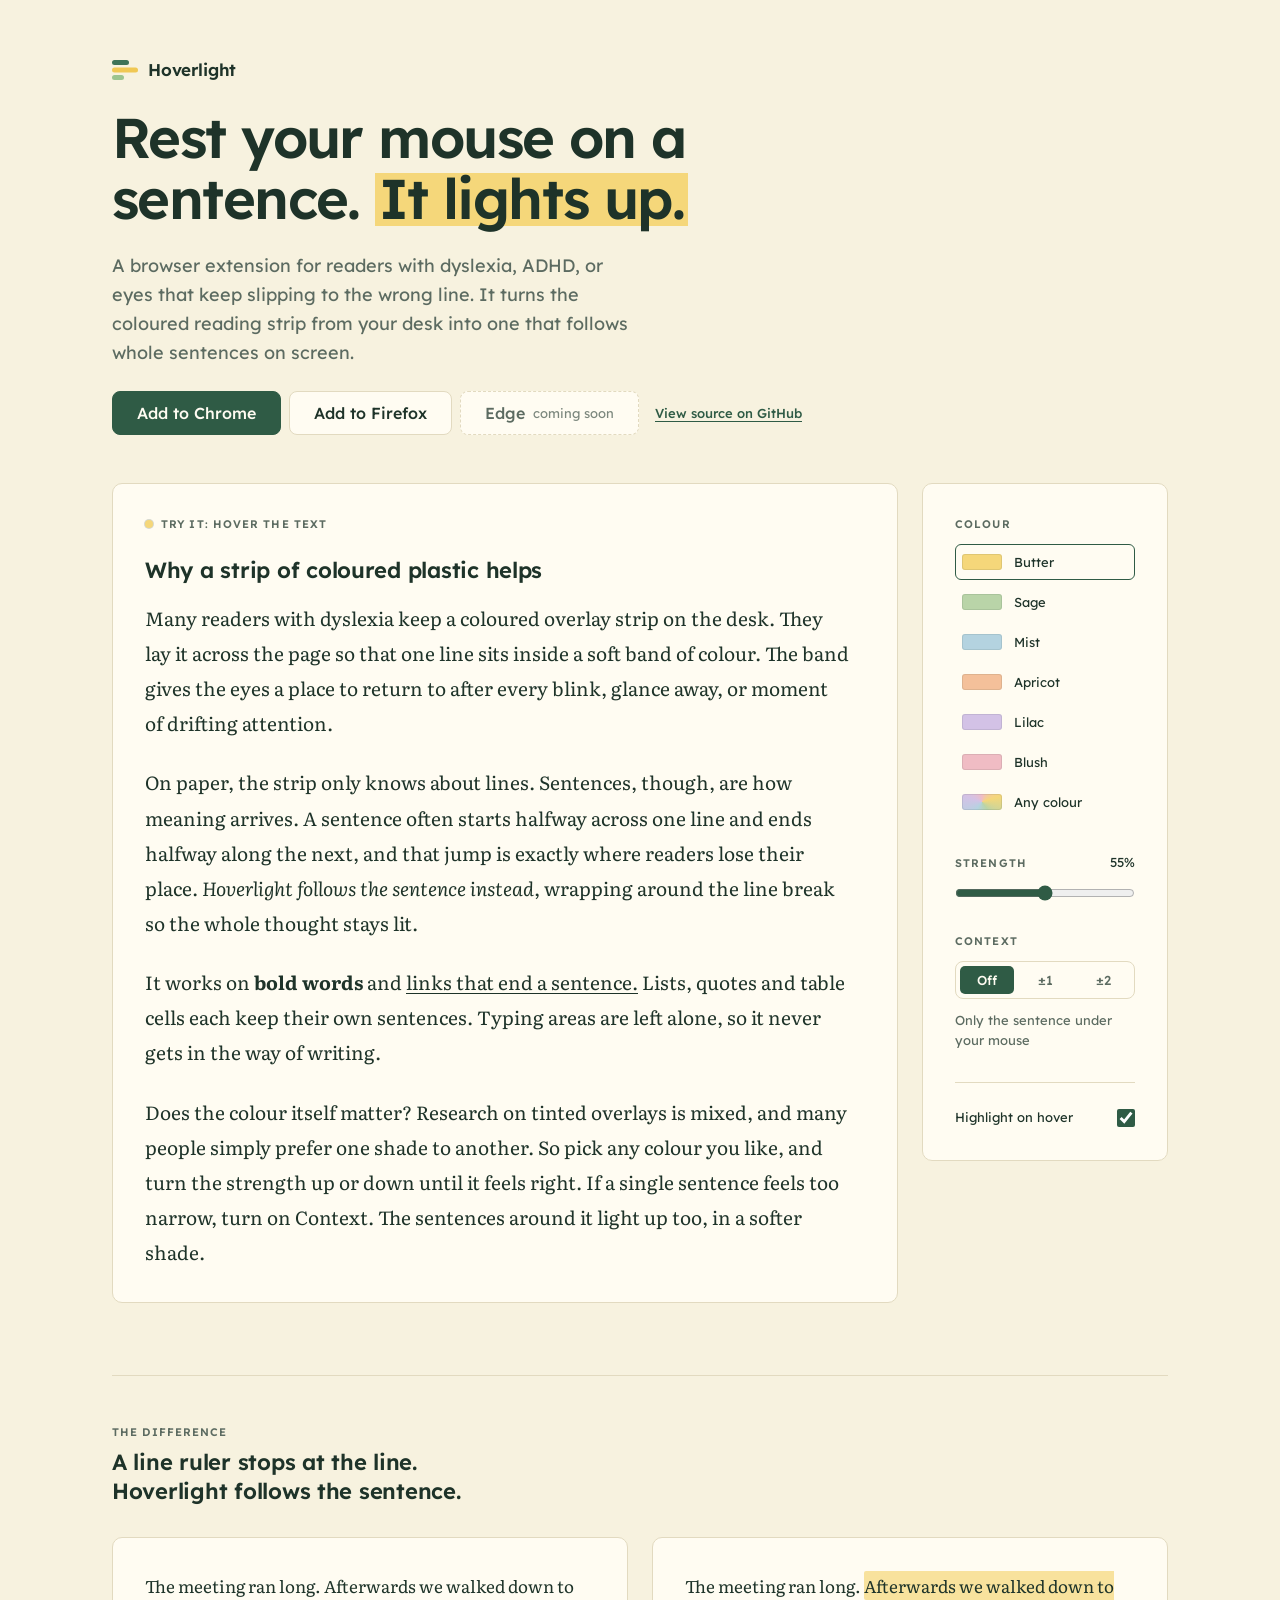
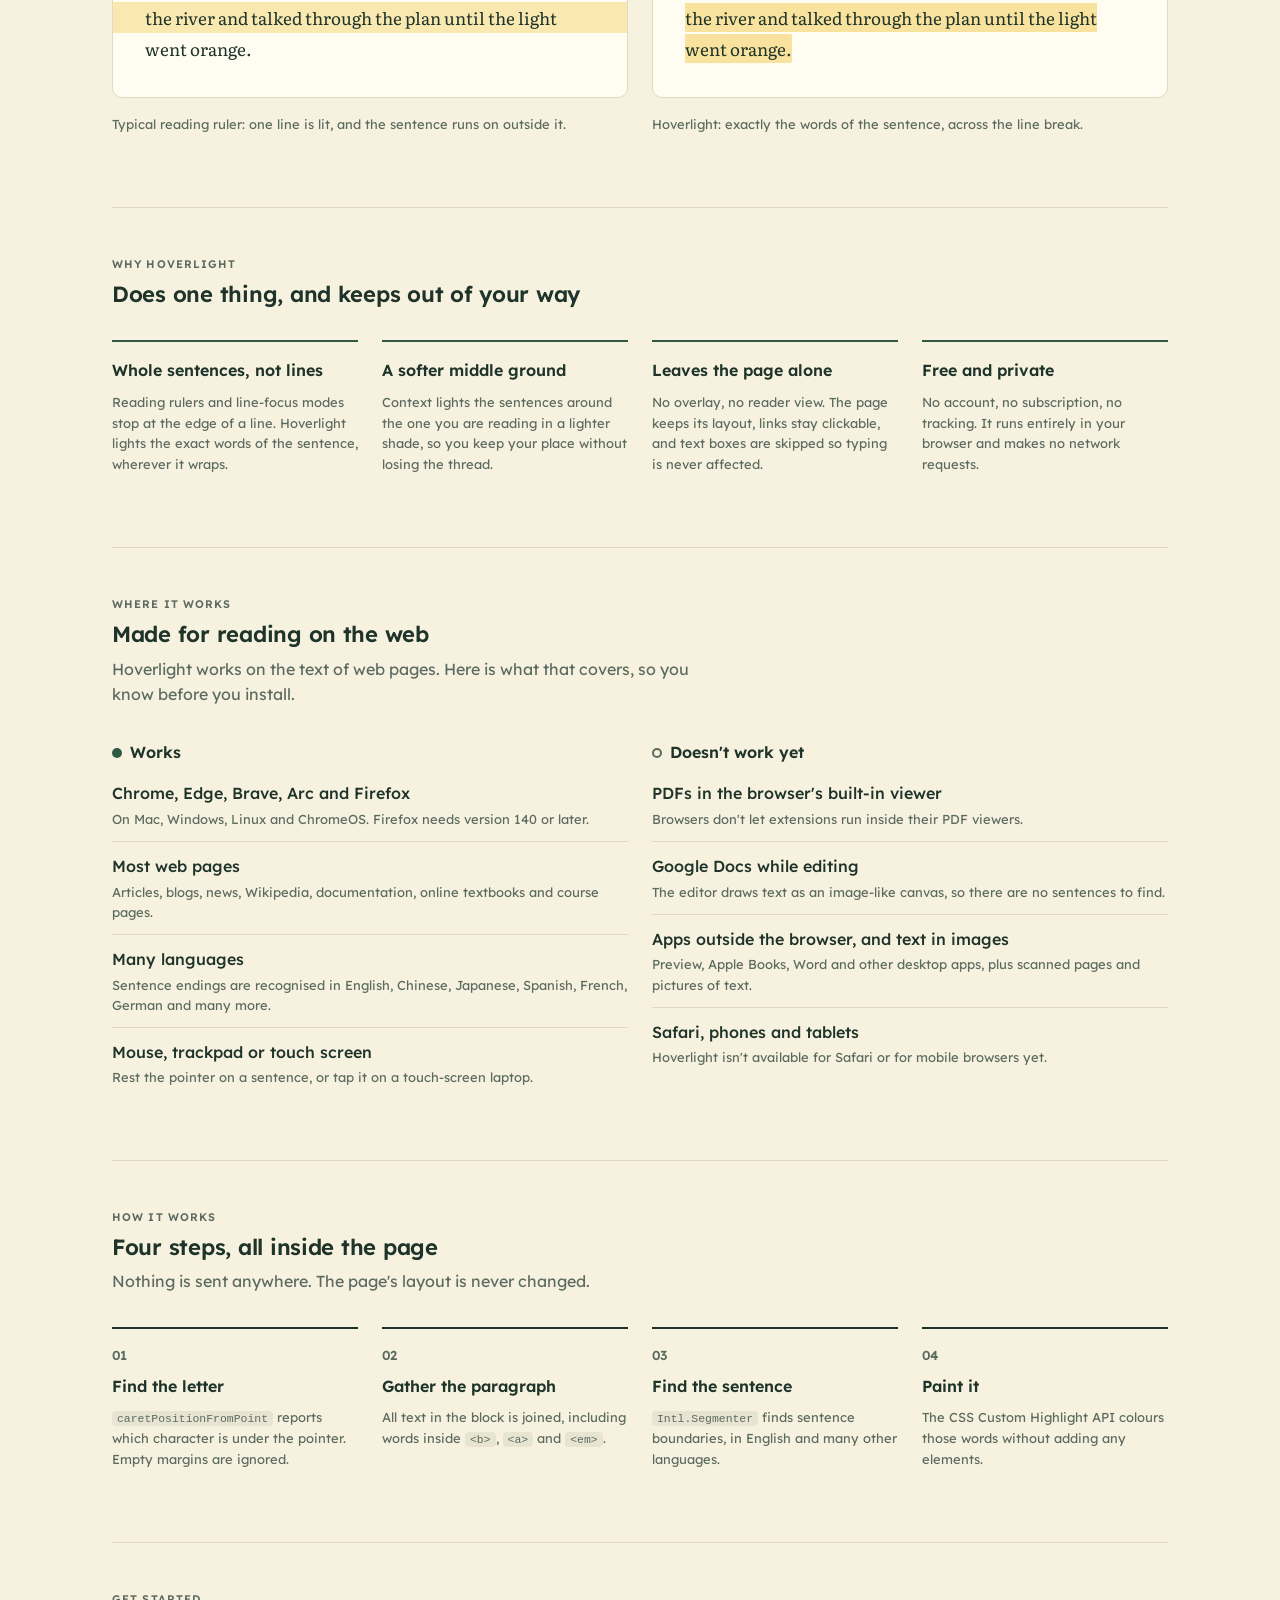
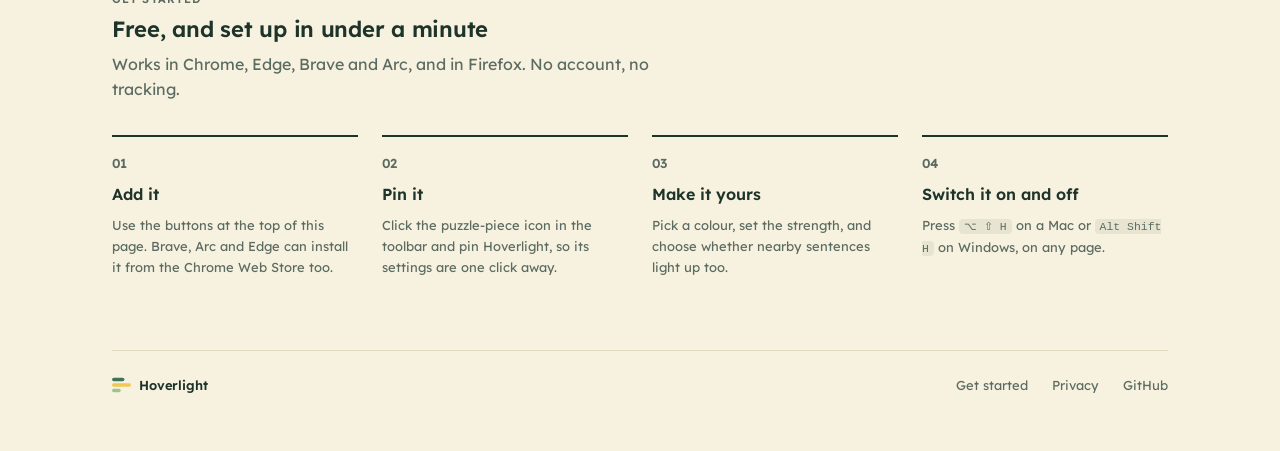
<file: docs/index.html>
<!doctype html>
<html lang="en">
<head>
<meta charset="utf-8">
<meta name="viewport" content="width=device-width, initial-scale=1, viewport-fit=cover">
<meta name="theme-color" content="#f7f2df" media="(prefers-color-scheme: light)">
<meta name="theme-color" content="#111a15" media="(prefers-color-scheme: dark)">
<link rel="icon" href="data:image/svg+xml,%3Csvg xmlns='http://www.w3.org/2000/svg' viewBox='0 0 26 22'%3E%3Crect y='1' width='17' height='5' rx='2.5' fill='%233e7357'/%3E%3Crect y='8.5' width='26' height='5' rx='2.5' fill='%23f0c854'/%3E%3Crect y='16' width='12' height='5' rx='2.5' fill='%239cc48f'/%3E%3C/svg%3E">
<title>Hoverlight</title>
<meta name="description" content="Rest your mouse on a sentence and it lights up. A free reading guide for dyslexia, ADHD and tired eyes.">
<link rel="preconnect" href="https://fonts.googleapis.com">
<link rel="preconnect" href="https://fonts.gstatic.com" crossorigin>
<link rel="stylesheet" href="https://fonts.googleapis.com/css2?family=Lexend:wght@400;500;600&family=Literata:ital,opsz,wght@0,7..72,400;1,7..72,400&display=swap">
<style>
/* Shared by every page of the site: palette, type scale, spacing scale, page frame,
   brand mark and footer. Layout: one 4-column grid; every block starts and ends on a
   column line; every card uses the same inner padding (--pad) and radius (--radius). */
:root {
  /* colour */
  --paper: #f7f2df;      /* pale butter page */
  --sheet: #fffcf2;      /* cards */
  --ink: #1e3329;        /* deep green-black text */
  --ink-soft: #5c6b61;
  --rule: #e2dac0;
  --green: #2f5b45;      /* accent: selected states, focus, links */
  --logo-1: #3e7357;
  --logo-2: #f0c854;
  --logo-3: #9cc48f;
  --strip: #f5d77a;      /* the reader's chosen highlight colour (set by script) */

  /* type */
  --font-ui: "Lexend", "Avenir Next", system-ui, sans-serif;
  --font-read: "Literata", "Iowan Old Style", Georgia, serif;
  --t-label: 0.6875rem;  /* 11px uppercase labels */
  --t-small: 0.8125rem;  /* 13px */
  --t-body: 1rem;
  --t-lede: 1.125rem;
  --t-h2: 1.375rem;
  --t-h1: clamp(2.25rem, 1.4rem + 3.2vw, 3.5rem);

  /* space: 8px steps */
  --s1: 8px; --s2: 16px; --s3: 24px; --s4: 32px; --s5: 48px; --s6: 72px;
  --pad: var(--s4);
  --radius: 10px;
  --col-gap: var(--s3);
}
@media (prefers-color-scheme: dark) {
  :root:not([data-theme="light"]) {
    --paper: #111a15; --sheet: #17221c; --ink: #ece6d4; --ink-soft: #a3ada4; --rule: #2a372f;
    --green: #8fc0a0; --logo-1: #6ea585; color-scheme: dark;
  }
}
:root[data-theme="dark"] {
  --paper: #111a15; --sheet: #17221c; --ink: #ece6d4; --ink-soft: #a3ada4; --rule: #2a372f;
  --green: #8fc0a0; --logo-1: #6ea585; color-scheme: dark;
}

* { box-sizing: border-box; }
body {
  background: var(--paper);
  color: var(--ink);
  font: 400 var(--t-body)/1.6 var(--font-ui);
}
.page {
  max-width: 1104px;
  margin: 0 auto;
  padding-left: max(var(--s3), env(safe-area-inset-left, 0px));
  padding-right: max(var(--s3), env(safe-area-inset-right, 0px));
}
.grid { display: grid; grid-template-columns: repeat(4, minmax(0, 1fr)); column-gap: var(--col-gap); }
.label {
  font-size: var(--t-label); font-weight: 600; letter-spacing: .1em; text-transform: uppercase;
  color: var(--ink-soft); line-height: 16px; margin: 0;
}
a { color: var(--green); text-underline-offset: 3px; text-decoration-thickness: 1px; }
:focus-visible { outline: 2px solid var(--green); outline-offset: 2px; }

.brand { grid-column: 1 / -1; display: flex; align-items: center; gap: 10px; font-weight: 600; font-size: 1.0625rem; letter-spacing: -0.01em; }
.brand svg { display: block; }

footer { border-top: 1px solid var(--rule); padding-block: var(--s3) var(--s5); align-items: center; font-size: var(--t-small); color: var(--ink-soft); }
footer .brand { grid-column: 1 / 3; font-size: var(--t-small); color: var(--ink); gap: var(--s1); }
footer nav { grid-column: 3 / -1; display: flex; justify-content: flex-end; flex-wrap: wrap; gap: var(--s3); }
footer nav a { color: var(--ink-soft); text-decoration: none; }
footer nav a:hover { color: var(--ink); text-decoration: underline; }


/* ---------- header ---------- */
.top { padding-block: var(--s5) var(--s5); row-gap: var(--s3); }
h1 {
  grid-column: 1 / 4; margin: 0;
  font-weight: 600; font-size: var(--t-h1); line-height: 1.08; letter-spacing: -0.028em; text-wrap: balance;
}
h1 .lit {
  background: linear-gradient(transparent 14%, var(--strip) 14% 90%, transparent 90%);
  border-radius: 4px; padding-inline: .06em; transition: background .25s;
  color: #1e3329;
}
.lede { grid-column: 1 / 3; margin: 0; color: var(--ink-soft); font-size: var(--t-lede); line-height: 1.6; }

.cta { grid-column: 1 / -1; display: flex; flex-wrap: wrap; align-items: center; gap: var(--s1); }
.btn {
  display: inline-flex; align-items: center; gap: var(--s1); height: 44px; padding: 0 var(--s3);
  border-radius: 8px; border: 1px solid var(--rule); background: var(--sheet); color: var(--ink);
  font: 500 var(--t-body)/1 var(--font-ui); text-decoration: none; white-space: nowrap;
}
.btn:hover { border-color: var(--ink-soft); }
.btn.primary { background: var(--green); border-color: var(--green); color: var(--sheet); }
.btn.primary:hover { filter: brightness(1.08); }
.btn.soon { color: var(--ink-soft); border-style: dashed; cursor: default; }
.btn.soon:hover { border-color: var(--rule); }
.btn small { font-size: var(--t-small); font-weight: 400; color: inherit; opacity: .8; }
.cta .text-link { margin-left: var(--s1); font-size: var(--t-small); font-weight: 500; }

/* ---------- demo ---------- */
.demo { align-items: start; padding-bottom: var(--s6); }
.card { background: var(--sheet); border: 1px solid var(--rule); border-radius: var(--radius); padding: var(--pad); min-width: 0; }
.sheet { grid-column: 1 / 4; }
.tray { grid-column: 4 / 5; position: sticky; top: calc(env(safe-area-inset-top, 0px) + var(--s3)); display: grid; gap: var(--s4); }

/* both cards open with a 16px label row, so their first lines sit on the same baseline */
.card-head { display: flex; align-items: center; justify-content: space-between; gap: var(--s2); height: 16px; margin-bottom: var(--s3); }
.card-head .live { display: flex; align-items: center; gap: var(--s1); }
.card-head .live::before { content: ""; width: 8px; height: 8px; border-radius: 50%; background: var(--strip); box-shadow: 0 0 0 1px rgba(30,51,41,.18); }

.passage { font-family: var(--font-read); font-size: clamp(1.0625rem, 1rem + .3vw, 1.1875rem); line-height: 1.85; max-width: 64ch; }
.passage h2 { font-family: var(--font-ui); font-weight: 600; font-size: var(--t-h2); line-height: 1.3; letter-spacing: -0.012em; margin: 0 0 var(--s2); text-wrap: balance; }
.passage p { margin: 0 0 var(--s3); }
.passage p:last-child { margin-bottom: 0; }
.passage a { color: inherit; }

.control { display: grid; gap: 12px; }
.control-head { display: flex; justify-content: space-between; align-items: center; }
.control-head output { font-size: var(--t-small); font-variant-numeric: tabular-nums; color: var(--ink); }
.swatches { display: grid; gap: 4px; }
.swatch {
  display: flex; align-items: center; gap: 12px; width: 100%; height: 36px; padding: 0 10px 0 6px;
  font: 400 var(--t-small)/1 var(--font-ui); color: var(--ink); text-align: left;
  background: none; border: 1px solid transparent; border-radius: 6px; cursor: pointer; position: relative;
}
.swatch i { width: 40px; height: 16px; border-radius: 3px; flex: none; box-shadow: inset 0 0 0 1px rgba(30,51,41,.1); }
.swatch:hover { background: color-mix(in srgb, var(--ink) 5%, transparent); }
.swatch[aria-checked="true"] { border-color: var(--green); }
.swatch.custom i { background: conic-gradient(#f0bcc4, #f5d77a, #b9d4a8, #b4d3e0, #d3c2e6, #f0bcc4); }
.swatch.custom input { position: absolute; inset: 0; width: 100%; height: 100%; opacity: 0; cursor: pointer; }
input[type=range] { width: 100%; margin: 0; accent-color: var(--green); }
.segmented { display: grid; grid-template-columns: repeat(3, minmax(0, 1fr)); gap: 4px; padding: 4px; border: 1px solid var(--rule); border-radius: 8px; }
.segmented button {
  height: 28px; border: 0; border-radius: 5px; background: none; cursor: pointer;
  font: 500 var(--t-small)/1 var(--font-ui); color: var(--ink-soft); font-variant-numeric: tabular-nums;
}
.segmented button:hover { color: var(--ink); }
.segmented button[aria-checked="true"] { background: var(--green); color: var(--sheet); }
.hint { margin: 0; font-size: var(--t-small); color: var(--ink-soft); line-height: 1.5; }
.switch-row { display: flex; align-items: center; justify-content: space-between; gap: var(--s2); font-size: var(--t-small); cursor: pointer; padding-top: var(--s3); border-top: 1px solid var(--rule); }
.switch-row input { width: 18px; height: 18px; margin: 0; accent-color: var(--green); }

/* ---------- sections below the demo ---------- */
.section { border-top: 1px solid var(--rule); padding-block: var(--s5) var(--s6); row-gap: var(--s4); }
.section-head { grid-column: 1 / -1; max-width: 60ch; display: grid; gap: var(--s1); }
.section-head h2 { margin: 0; font-size: var(--t-h2); font-weight: 600; letter-spacing: -0.012em; line-height: 1.3; text-wrap: balance; }
.section-head p { margin: 0; color: var(--ink-soft); }

.compare { grid-column: span 2; margin: 0; display: grid; gap: var(--s2); align-content: start; }
.mini { font-family: var(--font-read); font-size: 1.0625rem; line-height: 1.85; margin: 0; position: relative; }
.mini .band { position: absolute; left: calc(var(--pad) * -1); right: calc(var(--pad) * -1); top: 1.85em; height: 1.85em; background: var(--strip); opacity: .55; }
.mini span.t { position: relative; }
.mini mark { background: color-mix(in srgb, var(--strip) 70%, transparent); color: inherit; border-radius: 2px; padding-block: 2px; }
.compare figcaption { font-size: var(--t-small); color: var(--ink-soft); }
.compare .card { overflow: hidden; }

.steps { grid-column: 1 / -1; list-style: none; margin: 0; padding: 0; display: grid; grid-template-columns: subgrid; counter-reset: step; }
.steps li { counter-increment: step; display: grid; gap: var(--s1); align-content: start; padding-top: var(--s2); border-top: 2px solid var(--ink); min-width: 0; }
.steps li::before { content: "0" counter(step); font-size: var(--t-small); font-weight: 600; color: var(--ink-soft); font-variant-numeric: tabular-nums; }
.steps strong { font-weight: 600; }
.steps span { color: var(--ink-soft); font-size: var(--t-small); line-height: 1.6; }
.reasons { grid-column: 1 / -1; list-style: none; margin: 0; padding: 0; display: grid; grid-template-columns: subgrid; row-gap: var(--s4); }
.reasons li { display: grid; gap: var(--s1); align-content: start; padding-top: var(--s2); border-top: 2px solid var(--green); min-width: 0; }
.reasons strong { font-weight: 600; }
.reasons span { color: var(--ink-soft); font-size: var(--t-small); line-height: 1.6; }

.scope { grid-column: span 2; display: grid; gap: var(--s2); align-content: start; min-width: 0; }
.scope h3 { margin: 0; display: flex; align-items: center; gap: var(--s1); font-size: var(--t-body); font-weight: 600; }
.scope h3::before { content: ""; width: 10px; height: 10px; border-radius: 50%; flex: none; }
.scope.yes h3::before { background: var(--green); }
.scope.no h3::before { background: transparent; box-shadow: inset 0 0 0 2px var(--ink-soft); }
.scope ul { margin: 0; padding: 0; list-style: none; display: grid; gap: 12px; }
.scope li { display: grid; gap: 2px; padding-bottom: 12px; border-bottom: 1px solid var(--rule); }
.scope li:last-child { border-bottom: 0; padding-bottom: 0; }
.scope li strong { font-weight: 500; }
.scope li span { color: var(--ink-soft); font-size: var(--t-small); line-height: 1.55; }

code { font-family: ui-monospace, "SF Mono", Menlo, monospace; font-size: .88em; background: color-mix(in srgb, var(--ink) 7%, transparent); padding: 1px 5px; border-radius: 4px; }

::highlight(hoverlight-sentence) { color: inherit; }

/* ---------- narrower screens: 2 columns, then 1 ---------- */
@media (max-width: 880px) {
  .grid { grid-template-columns: repeat(2, minmax(0, 1fr)); }
  h1, .lede, .sheet, .section-head, .brand, footer .brand, footer nav { grid-column: 1 / -1; }
  footer nav { justify-content: flex-start; }
  footer { row-gap: var(--s2); }
  .tray { grid-column: 1 / -1; grid-row: 1; position: static; grid-template-columns: repeat(2, minmax(0, 1fr)); margin-bottom: var(--col-gap); }
  .tray .control:first-child { grid-row: span 2; }
  .switch-row { align-self: end; }
  .steps { row-gap: var(--s4); }
  .scope { grid-column: span 1; }
}
@media (max-width: 560px) {
  :root { --pad: var(--s3); }
  .page { padding-left: max(var(--s2), env(safe-area-inset-left, 0px)); padding-right: max(var(--s2), env(safe-area-inset-right, 0px)); }
  .grid { grid-template-columns: minmax(0, 1fr); }
  .tray { grid-template-columns: minmax(0, 1fr); }
  .tray .control:first-child { grid-row: auto; }
  .tray { grid-row: auto; margin-bottom: 0; margin-top: var(--col-gap); } /* phones: text first, settings after */
  .compare, .scope { grid-column: 1 / -1; }
  .swatches { grid-template-columns: repeat(2, minmax(0, 1fr)); }
}
@media (prefers-reduced-motion: reduce) { * { transition: none !important; } }
</style>
</head>
<body>
<!-- logo: three highlighted lines of different lengths -->
<svg width="0" height="0" style="position:absolute" aria-hidden="true">
  <symbol id="logo" viewBox="0 0 26 22">
    <rect x="0" y="1"  width="17" height="5" rx="2.5" fill="var(--logo-1)"/>
    <rect x="0" y="8.5" width="26" height="5" rx="2.5" fill="var(--logo-2)"/>
    <rect x="0" y="16" width="12" height="5" rx="2.5" fill="var(--logo-3)"/>
  </symbol>
</svg>


<div class="page">
  <header class="top grid">
    <div class="brand"><svg width="26" height="22" aria-hidden="true"><use href="#logo"/></svg>Hoverlight</div>
    <h1>Rest your mouse on a sentence. <span class="lit">It lights up.</span></h1>
    <p class="lede">A browser extension for readers with dyslexia, ADHD, or eyes that keep slipping to the wrong line. It turns the coloured reading strip from your desk into one that follows whole sentences on screen.</p>
    <div class="cta"><a class="btn primary" href="https://chromewebstore.google.com/detail/hoverlight-%E2%80%94-sentence-rea/pggkiefgeaeoiaiikofdkokpdhlopjne" rel="noopener">Add to Chrome</a>
      <a class="btn " href="https://addons.mozilla.org/firefox/addon/hoverlight/" rel="noopener">Add to Firefox</a>
      <span class="btn soon" aria-disabled="true">Edge <small>coming soon</small></span>
      <a class="text-link" href="https://github.com/cordi919/hoverlight" rel="noopener">View source on GitHub</a></div>
  </header>

  <main class="demo grid">
    <article class="card sheet">
      <div class="card-head">
        <p class="label live" id="hintText">Try it: hover the text</p>
      </div>
      <div class="passage" lang="en">
        <h2>Why a strip of coloured plastic helps</h2>
        <p>Many readers with dyslexia keep a coloured overlay strip on the desk. They lay it across the page so that one line sits inside a soft band of colour. The band gives the eyes a place to return to after every blink, glance away, or moment of drifting attention.</p>
        <p>On paper, the strip only knows about lines. Sentences, though, are how meaning arrives. A sentence often starts halfway across one line and ends halfway along the next, and that jump is exactly where readers lose their place. <em>Hoverlight follows the sentence instead</em>, wrapping around the line break so the whole thought stays lit.</p>
        <p>It works on <strong>bold words</strong> and <a href="#how">links that end a sentence.</a> Lists, quotes and table cells each keep their own sentences. Typing areas are left alone, so it never gets in the way of writing.</p>
        <p>Does the colour itself matter? Research on tinted overlays is mixed, and many people simply prefer one shade to another. So pick any colour you like, and turn the strength up or down until it feels right. If a single sentence feels too narrow, turn on Context. The sentences around it light up too, in a softer shade.</p>
      </div>
    </article>

    <aside class="card tray" aria-label="Highlight settings">
      <div class="control">
        <div class="card-head" style="margin-bottom:0"><p class="label">Colour</p></div>
        <div class="swatches" id="swatches" role="radiogroup" aria-label="Highlight colour"></div>
      </div>
      <div class="control">
        <div class="control-head"><label class="label" for="strength">Strength</label><output id="strengthOut" for="strength"></output></div>
        <input type="range" id="strength" min="0.2" max="0.9" step="0.05">
      </div>
      <div class="control">
        <div class="control-head"><p class="label" id="contextLabel">Context</p></div>
        <div class="segmented" id="context" role="radiogroup" aria-labelledby="contextLabel"></div>
        <p class="hint" id="contextHint"></p>
      </div>
      <label class="switch-row" for="enabled">Highlight on hover <input type="checkbox" id="enabled"></label>
    </aside>
  </main>

  <section class="section grid" aria-labelledby="compare-h">
    <div class="section-head">
      <p class="label">The difference</p>
      <h2 id="compare-h">A line ruler stops at the line. Hoverlight follows the sentence.</h2>
    </div>
    <figure class="compare" data-hoverlight-ignore>
      <div class="card"><p class="mini"><span class="band" aria-hidden="true"></span><span class="t">The meeting ran long. Afterwards we walked down to the river and talked through the plan until the light went orange.</span></p></div>
      <figcaption>Typical reading ruler: one line is lit, and the sentence runs on outside it.</figcaption>
    </figure>
    <figure class="compare" data-hoverlight-ignore>
      <div class="card"><p class="mini">The meeting ran long. <mark>Afterwards we walked down to the river and talked through the plan until the light went orange.</mark></p></div>
      <figcaption>Hoverlight: exactly the words of the sentence, across the line break.</figcaption>
    </figure>
  </section>

  <section class="section grid" aria-labelledby="why-h">
    <div class="section-head">
      <p class="label">Why Hoverlight</p>
      <h2 id="why-h">Does one thing, and keeps out of your way</h2>
    </div>
    <ul class="reasons">
      <li><strong>Whole sentences, not lines</strong><span>Reading rulers and line-focus modes stop at the edge of a line. Hoverlight lights the exact words of the sentence, wherever it wraps.</span></li>
      <li><strong>A softer middle ground</strong><span>Context lights the sentences around the one you are reading in a lighter shade, so you keep your place without losing the thread.</span></li>
      <li><strong>Leaves the page alone</strong><span>No overlay, no reader view. The page keeps its layout, links stay clickable, and text boxes are skipped so typing is never affected.</span></li>
      <li><strong>Free and private</strong><span>No account, no subscription, no tracking. It runs entirely in your browser and makes no network requests.</span></li>
    </ul>
  </section>

  <section class="section grid" id="where" aria-labelledby="where-h">
    <div class="section-head">
      <p class="label">Where it works</p>
      <h2 id="where-h">Made for reading on the web</h2>
      <p>Hoverlight works on the text of web pages. Here is what that covers, so you know before you install.</p>
    </div>
    <div class="scope yes">
      <h3>Works</h3>
      <ul>
        <li><strong>Chrome, Edge, Brave, Arc and Firefox</strong><span>On Mac, Windows, Linux and ChromeOS. Firefox needs version 140 or later.</span></li>
        <li><strong>Most web pages</strong><span>Articles, blogs, news, Wikipedia, documentation, online textbooks and course pages.</span></li>
        <li><strong>Many languages</strong><span>Sentence endings are recognised in English, Chinese, Japanese, Spanish, French, German and many more.</span></li>
        <li><strong>Mouse, trackpad or touch screen</strong><span>Rest the pointer on a sentence, or tap it on a touch-screen laptop.</span></li>
      </ul>
    </div>
    <div class="scope no">
      <h3>Doesn't work yet</h3>
      <ul>
        <li><strong>PDFs in the browser's built-in viewer</strong><span>Browsers don't let extensions run inside their PDF viewers.</span></li>
        <li><strong>Google Docs while editing</strong><span>The editor draws text as an image-like canvas, so there are no sentences to find.</span></li>
        <li><strong>Apps outside the browser, and text in images</strong><span>Preview, Apple Books, Word and other desktop apps, plus scanned pages and pictures of text.</span></li>
        <li><strong>Safari, phones and tablets</strong><span>Hoverlight isn't available for Safari or for mobile browsers yet.</span></li>
      </ul>
    </div>
  </section>

  <section class="section grid" id="how" aria-labelledby="how-h">
    <div class="section-head">
      <p class="label">How it works</p>
      <h2 id="how-h">Four steps, all inside the page</h2>
      <p>Nothing is sent anywhere. The page's layout is never changed.</p>
    </div>
    <ol class="steps">
      <li><strong>Find the letter</strong><span><code>caretPositionFromPoint</code> reports which character is under the pointer. Empty margins are ignored.</span></li>
      <li><strong>Gather the paragraph</strong><span>All text in the block is joined, including words inside <code>&lt;b&gt;</code>, <code>&lt;a&gt;</code> and <code>&lt;em&gt;</code>.</span></li>
      <li><strong>Find the sentence</strong><span><code>Intl.Segmenter</code> finds sentence boundaries, in English and many other languages.</span></li>
      <li><strong>Paint it</strong><span>The CSS Custom Highlight API colours those words without adding any elements.</span></li>
    </ol>
  </section>

  <section class="section grid" id="install" aria-labelledby="install-h">
    <div class="section-head">
      <p class="label">Get started</p>
      <h2 id="install-h">Free, and set up in under a minute</h2>
      <p>Works in Chrome, Edge, Brave and Arc, and in Firefox. No account, no tracking.</p>
    </div>
    <ol class="steps">
      <li><strong>Add it</strong><span>Use the buttons at the top of this page. Brave, Arc and Edge can install it from the Chrome Web Store too.</span></li>
      <li><strong>Pin it</strong><span>Click the puzzle-piece icon in the toolbar and pin Hoverlight, so its settings are one click away.</span></li>
      <li><strong>Make it yours</strong><span>Pick a colour, set the strength, and choose whether nearby sentences light up too.</span></li>
      <li><strong>Switch it on and off</strong><span>Press <code>⌥ ⇧ H</code> on a Mac or <code>Alt Shift H</code> on Windows, on any page.</span></li>
    </ol>
  </section>

  <footer class="grid">
    <div class="brand"><svg width="19" height="16" aria-hidden="true"><use href="#logo"/></svg>Hoverlight</div>
    <nav aria-label="Footer"><a href="#install">Get started</a> <a href="privacy.html">Privacy</a> <a href="https://github.com/cordi919/hoverlight">GitHub</a></nav>
  </footer>
</div>

<script>
// The single source of settings defaults and colour presets.
// Loaded by content.js (content script list), popup.html, background.js (importScripts)
// and inlined into the website by scripts/build_site.py. Change colours here only.
(function (global) {
  'use strict';
  var PRESETS = [
    { name: 'Butter',   value: '#f5d77a' },
    { name: 'Sage',     value: '#b9d4a8' },
    { name: 'Mist',     value: '#b4d3e0' },
    { name: 'Apricot',  value: '#f4c09a' },
    { name: 'Lilac',    value: '#d3c2e6' },
    { name: 'Blush',    value: '#f0bcc4' }
  ];
  // How many sentences before and after the one under the mouse are also lit (lighter).
  var CONTEXT_OPTIONS = [
    { value: 0, label: 'Off', hint: 'Only the sentence under your mouse' },
    { value: 1, label: '±1',  hint: 'Plus one sentence before and after' },
    { value: 2, label: '±2',  hint: 'Plus two sentences before and after' }
  ];
  global.HoverlightConfig = {
    PRESETS: PRESETS,
    CONTEXT_OPTIONS: CONTEXT_OPTIONS,
    DEFAULTS: { enabled: true, color: PRESETS[0].value, opacity: 0.55, context: 0, disabledSites: [] }
  };
})(typeof self !== 'undefined' ? self : this);

</script>
<script>
/*!
 * Hoverlight core — highlight the whole sentence under the mouse pointer.
 *
 * How it works
 *  1. On pointer move (throttled to one check per animation frame) we ask the
 *     browser which character is under the pointer (caretPositionFromPoint).
 *  2. We confirm the pointer is really over that character, not just near it,
 *     so hovering in margins or empty space doesn't light anything up.
 *  3. We gather all text in the surrounding block (paragraph, list item, ...)
 *     — including text inside <b>, <a>, <em> and so on — and split it into
 *     sentences with Intl.Segmenter, which understands many languages
 *     (English ". ? !", Chinese "。？！", etc.).
 *  4. The sentence is painted with the CSS Custom Highlight API, which colours
 *     text without touching the page's DOM, so layouts never shift.
 *
 * Option `context` (0–2) also lights the sentences just before and after,
 * in the same paragraph, at a lighter strength.
 *
 * Works as a browser-extension content script and as a plain <script> on a
 * web page:  const hl = Hoverlight.create({ color: '#f5d77a', opacity: 0.55 });
 */
(function (global) {
  'use strict';

  if (global.Hoverlight) return; // already loaded in this frame

  var HIGHLIGHT_NAME = 'hoverlight-sentence';   // the sentence under the pointer
  var CONTEXT_NAME = 'hoverlight-context';      // neighbouring sentences, painted lighter
  var CONTEXT_STRENGTH = 0.45;                  // neighbours use 45% of the focus opacity
  var MAX_CONTEXT = 2;
  // Standalone fallback only. The extension and demo pass values from defaults.js.
  var DEFAULTS = { enabled: true, color: '#f5d77a', opacity: 0.55, context: 0, root: null };

  var SKIP_TAGS = /^(SCRIPT|STYLE|NOSCRIPT|TEXTAREA|INPUT|SELECT|OPTION|BUTTON|SVG|CANVAS|IFRAME|CODE|PRE|KBD|SAMP)$/;
  var INLINE_DISPLAYS = /^(inline|inline-block|inline-flex|inline-grid|contents|ruby|ruby-text|ruby-base)$/;

  var supportsHighlightAPI =
    typeof CSS !== 'undefined' && CSS.highlights && typeof Highlight === 'function';

  // ---------- small helpers ----------

  function hexToRgba(hex, alpha) {
    var h = String(hex || '').replace('#', '').trim();
    if (h.length === 3) h = h.split('').map(function (c) { return c + c; }).join('');
    if (!/^[0-9a-f]{6}$/i.test(h)) h = DEFAULTS.color.slice(1);
    var n = parseInt(h, 16);
    var a = Math.max(0, Math.min(1, Number(alpha)));
    if (isNaN(a)) a = DEFAULTS.opacity;
    return 'rgba(' + (n >> 16 & 255) + ',' + (n >> 8 & 255) + ',' + (n & 255) + ',' + a + ')';
  }

  function caretFromPoint(x, y) {
    if (document.caretPositionFromPoint) {
      var p = document.caretPositionFromPoint(x, y);
      return p ? { node: p.offsetNode, offset: p.offset } : null;
    }
    if (document.caretRangeFromPoint) {
      var r = document.caretRangeFromPoint(x, y);
      return r ? { node: r.startContainer, offset: r.startOffset } : null;
    }
    return null;
  }

  function rectContains(rect, x, y, pad) {
    return x >= rect.left - pad && x <= rect.right + pad &&
           y >= rect.top - pad && y <= rect.bottom + pad;
  }

  // Is the pointer really on top of a character next to this caret position?
  // (Browsers return the *nearest* caret even when you hover empty space.)
  function pointerIsOnText(node, offset, x, y) {
    var len = node.data.length;
    var range = document.createRange();
    for (var i = Math.max(0, offset - 1); i <= Math.min(len - 1, offset); i++) {
      range.setStart(node, i);
      range.setEnd(node, i + 1);
      var rects = range.getClientRects();
      for (var j = 0; j < rects.length; j++) {
        if (rectContains(rects[j], x, y, 1)) return true;
      }
    }
    return false;
  }

  function isEditable(el) {
    for (var e = el; e && e.nodeType === 1; e = e.parentElement) {
      if (e.isContentEditable) return true;
      if (/^(INPUT|TEXTAREA|SELECT)$/.test(e.tagName)) return true;
    }
    return false;
  }

  function isSkipped(el) {
    for (var e = el; e && e.nodeType === 1; e = e.parentElement) {
      if (SKIP_TAGS.test(e.tagName.toUpperCase())) return true;
      if (e.hasAttribute && e.hasAttribute('data-hoverlight-ignore')) return true;
    }
    return false;
  }

  // Nearest ancestor that is laid out as a block (p, li, td, h1, div, ...).
  function blockAncestor(node) {
    var el = node.nodeType === 1 ? node : node.parentElement;
    while (el && el !== document.body && el !== document.documentElement) {
      var d = getComputedStyle(el).display;
      if (!INLINE_DISPLAYS.test(d)) return el;
      el = el.parentElement;
    }
    return el || document.body;
  }

  var segmenterCache = {};
  function getSegmenter(lang) {
    if (typeof Intl === 'undefined' || !Intl.Segmenter) return null;
    var key = lang || 'default';
    if (!segmenterCache[key]) {
      try { segmenterCache[key] = new Intl.Segmenter(lang || undefined, { granularity: 'sentence' }); }
      catch (e) { segmenterCache[key] = new Intl.Segmenter(undefined, { granularity: 'sentence' }); }
    }
    return segmenterCache[key];
  }

  // Split text into [start, end) sentence spans.
  function splitSentences(text, lang) {
    var spans = [];
    var seg = getSegmenter(lang);
    if (seg) {
      var it = seg.segment(text)[Symbol.iterator]();
      for (var s = it.next(); !s.done; s = it.next()) {
        spans.push([s.value.index, s.value.index + s.value.segment.length]);
      }
      return spans;
    }
    // Fallback for very old browsers: end at . ! ? 。！？ followed by space/quote/end.
    var re = /[^.!?。！？]*(?:[.!?。！？]+["'”’)\]]*\s*|$)/g, m;
    while ((m = re.exec(text)) && m[0].length) spans.push([m.index, m.index + m[0].length]);
    return spans;
  }

  // Collect the text nodes that belong directly to `block` (not to a nested block).
  function collectBlockText(block) {
    var nodes = [];
    var starts = [];
    var text = '';
    var walker = document.createTreeWalker(block, NodeFilter.SHOW_TEXT, {
      acceptNode: function (n) {
        var p = n.parentElement;
        if (!p || isSkipped(p)) return NodeFilter.FILTER_REJECT;
        if (blockAncestor(n) !== block) return NodeFilter.FILTER_REJECT;
        return NodeFilter.FILTER_ACCEPT;
      }
    });
    for (var n = walker.nextNode(); n; n = walker.nextNode()) {
      nodes.push(n);
      starts.push(text.length);
      // collapse runs of whitespace the way the page renders them, but keep length 1:1
      text += n.data;
    }
    return { nodes: nodes, starts: starts, text: text };
  }

  // Map a character offset in the block's joined text back to (node, offset).
  function locate(info, pos, preferEnd) {
    var lo = 0, hi = info.nodes.length - 1;
    while (lo < hi) {
      var mid = (lo + hi + 1) >> 1;
      if (info.starts[mid] < pos || (!preferEnd && info.starts[mid] === pos)) lo = mid; else hi = mid - 1;
    }
    return { node: info.nodes[lo], offset: pos - info.starts[lo] };
  }

  function langOf(el) {
    var withLang = el.closest && el.closest('[lang]');
    return (withLang && withLang.getAttribute('lang')) || document.documentElement.lang || undefined;
  }

  // ---------- the controller ----------

  function create(userOptions) {
    var opts = Object.assign({}, DEFAULTS, userOptions || {});
    var styleEl = null;
    var overlayEl = null;           // fallback painter when the Highlight API is missing
    var cache = null;               // { block, info, sentences: [[start, end], ...] }
    var current = null;             // { block, index, context, focus: Range, around: [Range] }
    var lastPoint = null;
    var frame = 0;
    var observer = null;
    var tapOnce = false;            // a tap is a one-off point, not a resting pointer

    function root() { return opts.root || document; }

    // How many sentences before and after the focus sentence to light up (0, 1 or 2).
    function contextSize() {
      var n = Math.round(Number(opts.context) || 0);
      return Math.max(0, Math.min(MAX_CONTEXT, n));
    }

    function ensureStyle() {
      if (!styleEl) {
        styleEl = document.createElement('style');
        styleEl.setAttribute('data-hoverlight', '');
        (document.head || document.documentElement).appendChild(styleEl);
      }
      var bg = hexToRgba(opts.color, opts.opacity);
      var bgAround = hexToRgba(opts.color, opts.opacity * CONTEXT_STRENGTH);
      styleEl.textContent =
        '::highlight(' + HIGHLIGHT_NAME + '){background-color:' + bg + ';}' +
        '::highlight(' + CONTEXT_NAME + '){background-color:' + bgAround + ';}' +
        '.hoverlight-overlay{position:fixed;inset:0;pointer-events:none;z-index:2147483646;}' +
        '.hoverlight-overlay>div{position:fixed;border-radius:3px;background:' + bg + ';mix-blend-mode:multiply;}' +
        '.hoverlight-overlay>div.around{background:' + bgAround + ';}';
    }

    function paint(sel) {
      if (supportsHighlightAPI) {
        CSS.highlights.set(HIGHLIGHT_NAME, new Highlight(sel.focus));
        if (sel.around.length) CSS.highlights.set(CONTEXT_NAME, new Highlight(...sel.around));
        else CSS.highlights.delete(CONTEXT_NAME);
        return;
      }
      if (!overlayEl) {
        overlayEl = document.createElement('div');
        overlayEl.className = 'hoverlight-overlay';
        document.documentElement.appendChild(overlayEl);
      }
      overlayEl.textContent = '';
      function boxes(range, cls) {
        var rects = range.getClientRects();
        for (var i = 0; i < rects.length; i++) {
          var r = rects[i], d = document.createElement('div');
          if (cls) d.className = cls;
          d.style.left = r.left + 'px'; d.style.top = r.top + 'px';
          d.style.width = r.width + 'px'; d.style.height = r.height + 'px';
          overlayEl.appendChild(d);
        }
      }
      sel.around.forEach(function (r) { boxes(r, 'around'); });
      boxes(sel.focus, '');
    }

    function clear() {
      current = null;
      if (supportsHighlightAPI) {
        CSS.highlights.delete(HIGHLIGHT_NAME);
        CSS.highlights.delete(CONTEXT_NAME);
      }
      if (overlayEl) overlayEl.textContent = '';
    }

    // Sentences of a block, already trimmed of surrounding whitespace, empty ones dropped.
    function blockInfo(block) {
      if (cache && cache.block === block) return cache;
      var info = collectBlockText(block);
      var text = info.text;
      var sentences = [];
      splitSentences(text, langOf(block)).forEach(function (span) {
        var s = span[0], e = span[1];
        while (s < e && /\s/.test(text[s])) s++;
        while (e > s && /\s/.test(text[e - 1])) e--;
        if (e > s) sentences.push([s, e]);
      });
      cache = { block: block, info: info, sentences: sentences };
      return cache;
    }

    function rangeFor(info, start, end) {
      var a = locate(info, start, false);
      var b = locate(info, end, true);
      var range = document.createRange();
      range.setStart(a.node, a.offset);
      range.setEnd(b.node, b.offset);
      return range;
    }

    // The focus sentence under (textNode, offset) plus its neighbours in the same block.
    function selectionAt(textNode, offset) {
      var block = blockAncestor(textNode);
      var c = blockInfo(block);
      var idx = c.info.nodes.indexOf(textNode);
      if (idx < 0 || !c.sentences.length) return null;
      var pos = c.info.starts[idx] + offset;

      // the sentence containing pos; on whitespace between two sentences, take the next one
      var index = c.sentences.length - 1;
      for (var i = 0; i < c.sentences.length; i++) {
        if (pos < c.sentences[i][1]) { index = i; break; }
      }

      var ctx = contextSize();
      if (current && current.block === block && current.index === index && current.context === ctx) {
        return current; // unchanged
      }
      var around = [];
      for (var j = Math.max(0, index - ctx); j <= Math.min(c.sentences.length - 1, index + ctx); j++) {
        if (j !== index) around.push(rangeFor(c.info, c.sentences[j][0], c.sentences[j][1]));
      }
      return {
        block: block,
        index: index,
        context: ctx,
        focus: rangeFor(c.info, c.sentences[index][0], c.sentences[index][1]),
        around: around
      };
    }

    // Keep the highlight if the pointer is in the gap between lines of the
    // same sentence, so it doesn't flicker as you move down a paragraph.
    function stillInsideCurrent(x, y) {
      if (!current) return false;
      var ranges = [current.focus].concat(current.around);
      for (var k = 0; k < ranges.length; k++) {
        var rects = ranges[k].getClientRects();
        for (var i = 0; i < rects.length; i++) {
          if (rectContains(rects[i], x, y, 4)) return true;
        }
      }
      return false;
    }

    function update() {
      frame = 0;
      if (!opts.enabled || !lastPoint) return;
      if (tapOnce) { tapOnce = false; var p = lastPoint; lastPoint = null; return updateAt(p.x, p.y); }
      updateAt(lastPoint.x, lastPoint.y);
    }

    function updateAt(x, y) {

      var target = document.elementFromPoint(x, y);
      var scope = root();
      if (!target || (scope !== document && !scope.contains(target)) || isEditable(target) || isSkipped(target)) {
        clear();
        return;
      }

      var caret = caretFromPoint(x, y);
      if (!caret || !caret.node || caret.node.nodeType !== 3 ||
          !caret.node.data.trim() || !pointerIsOnText(caret.node, caret.offset, x, y) ||
          isSkipped(caret.node.parentElement) ||
          (scope !== document && !scope.contains(caret.node))) {
        if (!stillInsideCurrent(x, y)) clear();
        return;
      }

      var next = selectionAt(caret.node, caret.offset);
      if (!next) { clear(); return; }
      if (next !== current) {
        current = next;
        paint(current);
      } else if (!supportsHighlightAPI) {
        paint(current); // overlay boxes must follow scrolling
      }
    }

    function schedule() {
      if (!frame) frame = requestAnimationFrame(update);
    }

    function onMove(e) {
      if (e.pointerType === 'touch') return;
      lastPoint = { x: e.clientX, y: e.clientY };
      schedule();
    }
    // Touch screens have no hover, so a tap selects the sentence instead.
    function onDown(e) {
      if (e.pointerType !== 'touch') return;
      lastPoint = { x: e.clientX, y: e.clientY };
      tapOnce = true;
      schedule();
    }
    function onLeave(e) {
      if (!e.relatedTarget) { lastPoint = null; clear(); }
    }
    function onScroll() {
      if (lastPoint) schedule(); // the text under a still pointer changes as you scroll
    }

    function attach() {
      ensureStyle();
      document.addEventListener('pointermove', onMove, { passive: true });
      document.addEventListener('pointerout', onLeave, { passive: true });
      document.addEventListener('pointerdown', onDown, { passive: true });
      window.addEventListener('scroll', onScroll, { passive: true, capture: true });
      // throw away cached sentences when the page's text changes
      observer = new MutationObserver(function () { cache = null; current = null; });
      observer.observe(document.documentElement, { childList: true, subtree: true, characterData: true });
    }

    function detach() {
      document.removeEventListener('pointermove', onMove);
      document.removeEventListener('pointerout', onLeave);
      document.removeEventListener('pointerdown', onDown);
      window.removeEventListener('scroll', onScroll, { capture: true });
      if (observer) observer.disconnect();
      if (frame) cancelAnimationFrame(frame);
      clear();
    }

    attach();
    if (!opts.enabled) clear();

    return {
      setOptions: function (next) {
        Object.assign(opts, next || {});
        ensureStyle();
        if (!opts.enabled) clear();
        else if (current && current.context !== contextSize()) {
          // rebuild the neighbours around the same focus sentence
          var c = blockInfo(current.block), f = c.sentences[current.index];
          var node = locate(c.info, f[0], false);
          current = null;
          var sel = selectionAt(node.node, node.offset);
          if (sel) { current = sel; paint(current); }
        }
        else if (current) paint(current);
      },
      getOptions: function () { return Object.assign({}, opts); },
      refresh: function () { cache = null; current = null; schedule(); },
      destroy: function () {
        detach();
        if (styleEl) styleEl.remove();
        if (overlayEl) overlayEl.remove();
      }
    };
  }

  global.Hoverlight = {
    create: create,
    splitSentences: splitSentences,
    version: '1.2.0'
  };
})(typeof window !== 'undefined' ? window : this);

</script>
<script>
(function () {
  var PRESETS = HoverlightConfig.PRESETS;
  var CONTEXT_OPTIONS = HoverlightConfig.CONTEXT_OPTIONS;
  var D = HoverlightConfig.DEFAULTS;
  var state = { color: D.color, opacity: D.opacity, context: D.context, enabled: D.enabled };
  try {
    var saved = JSON.parse(localStorage.getItem('hoverlight-demo-v2') || '{}');
    Object.assign(state, saved);
  } catch (e) {}

  var $ = function (id) { return document.getElementById(id); };
  var hl = Hoverlight.create({ root: document.querySelector('.sheet'), color: state.color, opacity: state.opacity, context: state.context, enabled: state.enabled });

  var list = $('swatches');
  PRESETS.forEach(function (p) {
    var b = document.createElement('button');
    b.type = 'button'; b.className = 'swatch'; b.dataset.value = p.value;
    b.setAttribute('role', 'radio');
    b.innerHTML = '<i style="background:' + p.value + '"></i>' + p.name;
    b.addEventListener('click', function () { set({ color: p.value }); });
    list.appendChild(b);
  });
  var custom = document.createElement('label');
  custom.className = 'swatch custom'; custom.setAttribute('role', 'radio');
  custom.innerHTML = '<i></i>Any colour<input type="color" id="customColor" aria-label="Pick any colour">';
  list.appendChild(custom);

  CONTEXT_OPTIONS.forEach(function (o) {
    var b = document.createElement('button');
    b.type = 'button'; b.textContent = o.label; b.dataset.value = o.value;
    b.setAttribute('role', 'radio'); b.setAttribute('aria-label', o.hint);
    b.addEventListener('click', function () { set({ context: o.value }); });
    $('context').appendChild(b);
  });

  $('customColor').addEventListener('input', function (e) { set({ color: e.target.value }); });
  $('strength').addEventListener('input', function (e) { set({ opacity: Number(e.target.value) }); });
  $('enabled').addEventListener('change', function (e) { set({ enabled: e.target.checked }); });

  if (window.matchMedia && matchMedia('(hover: none)').matches) $('hintText').textContent = 'Try it: tap any sentence';

  function set(patch) {
    Object.assign(state, patch);
    try { localStorage.setItem('hoverlight-demo-v2', JSON.stringify(state)); } catch (e) {}
    render();
  }

  function render() {
    document.documentElement.style.setProperty('--strip', state.color);
    hl.setOptions({ color: state.color, opacity: state.opacity, context: state.context, enabled: state.enabled });
    $('context').querySelectorAll('button').forEach(function (b) {
      b.setAttribute('aria-checked', Number(b.dataset.value) === state.context ? 'true' : 'false');
    });
    $('contextHint').textContent = CONTEXT_OPTIONS.filter(function (o) { return o.value === state.context; })[0].hint;
    $('strength').value = state.opacity;
    $('strengthOut').textContent = Math.round(state.opacity * 100) + '%';
    $('enabled').checked = state.enabled;
    $('customColor').value = state.color;
    var preset = false;
    list.querySelectorAll('.swatch').forEach(function (el) {
      var on = !!el.dataset.value && el.dataset.value.toLowerCase() === state.color.toLowerCase();
      if (on) preset = true;
      el.setAttribute('aria-checked', on ? 'true' : 'false');
    });
    custom.setAttribute('aria-checked', preset ? 'false' : 'true');
    custom.querySelector('i').style.background = preset ? '' : state.color;
  }
  render();
})();
</script>
</body>
</html>
</file>
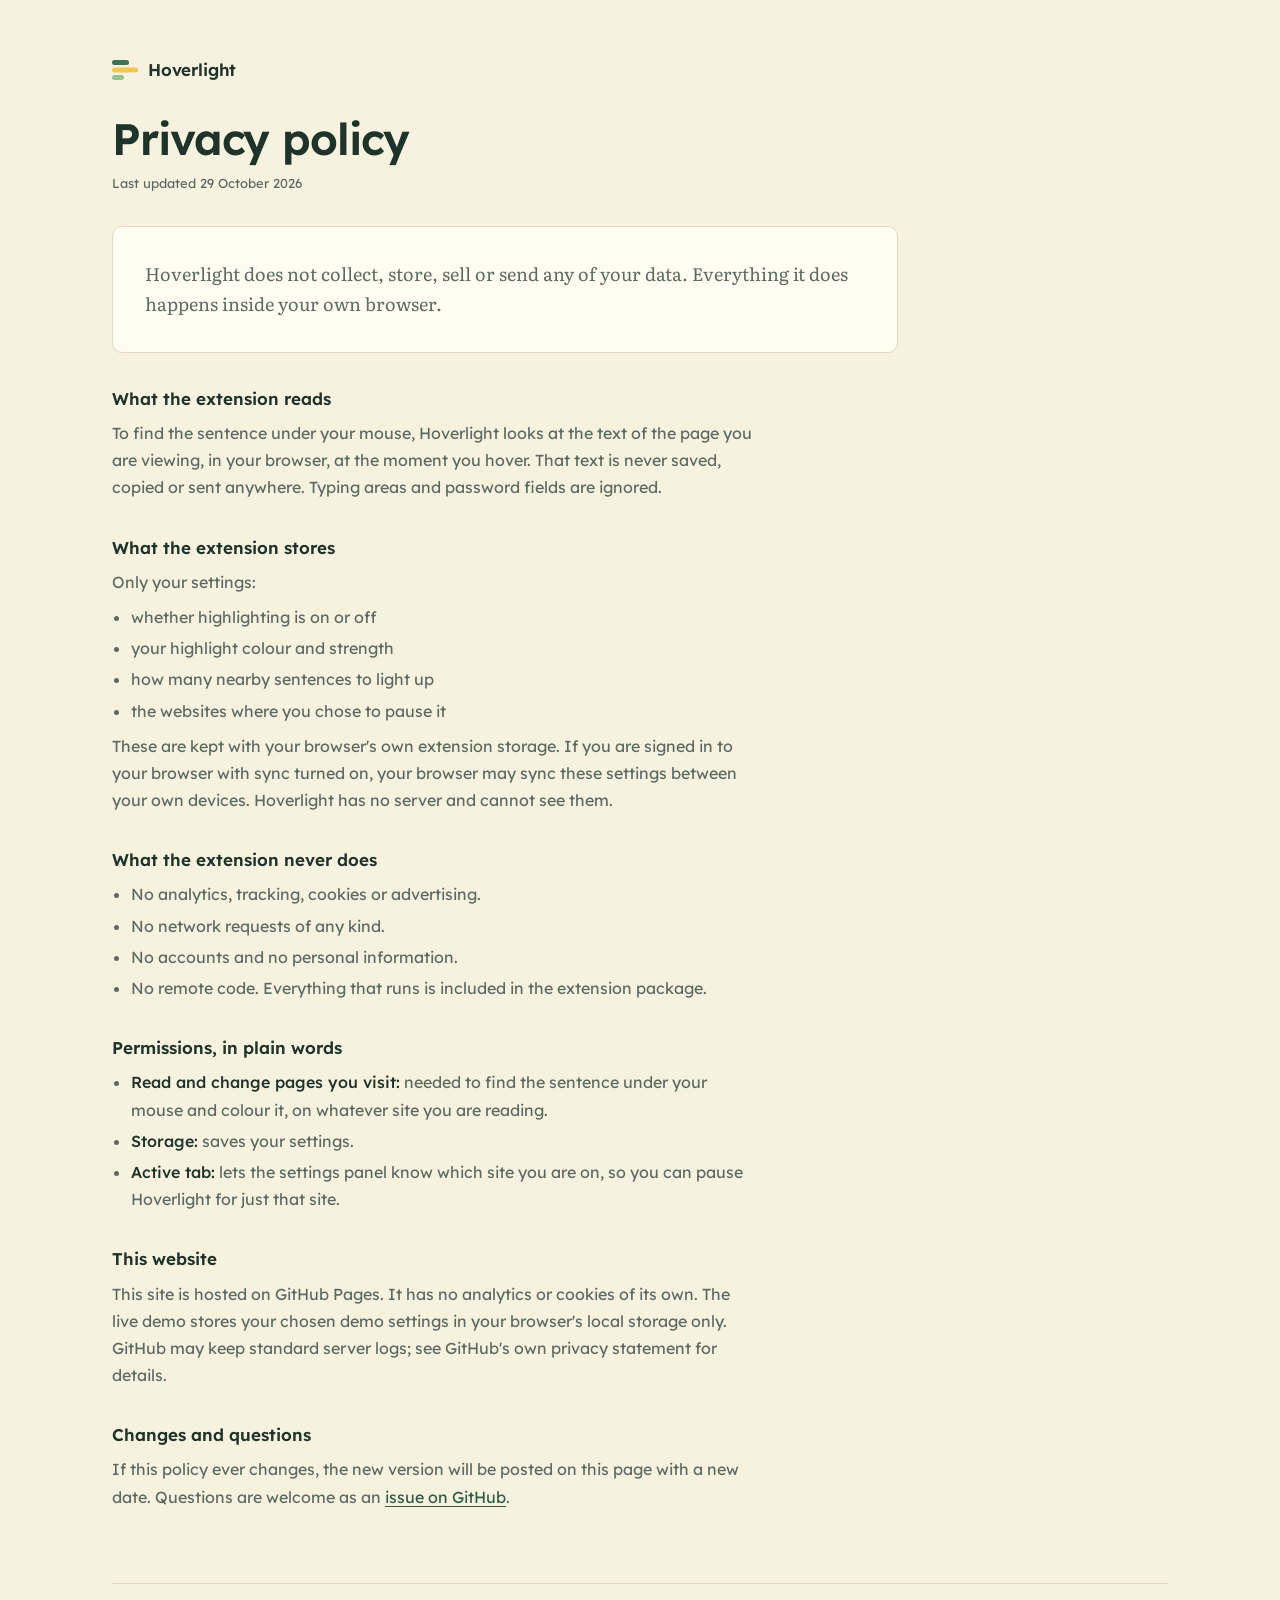
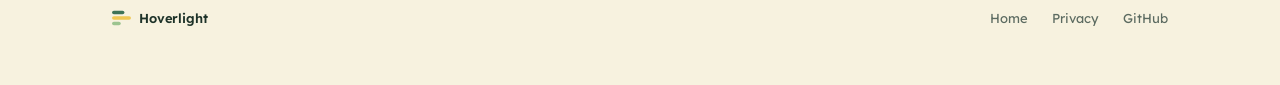
<file: docs/privacy.html>
<!doctype html>
<html lang="en">
<head>
<meta charset="utf-8">
<meta name="viewport" content="width=device-width, initial-scale=1, viewport-fit=cover">
<meta name="theme-color" content="#f7f2df" media="(prefers-color-scheme: light)">
<meta name="theme-color" content="#111a15" media="(prefers-color-scheme: dark)">
<link rel="icon" href="data:image/svg+xml,%3Csvg xmlns='http://www.w3.org/2000/svg' viewBox='0 0 26 22'%3E%3Crect y='1' width='17' height='5' rx='2.5' fill='%233e7357'/%3E%3Crect y='8.5' width='26' height='5' rx='2.5' fill='%23f0c854'/%3E%3Crect y='16' width='12' height='5' rx='2.5' fill='%239cc48f'/%3E%3C/svg%3E">
<title>Hoverlight Privacy Policy</title>
<meta name="description" content="Hoverlight does not collect, store or send any personal data.">
<link rel="preconnect" href="https://fonts.googleapis.com">
<link rel="preconnect" href="https://fonts.gstatic.com" crossorigin>
<link rel="stylesheet" href="https://fonts.googleapis.com/css2?family=Lexend:wght@400;500;600&family=Literata:opsz,wght@7..72,400&display=swap">
<style>
/* Shared by every page of the site: palette, type scale, spacing scale, page frame,
   brand mark and footer. Layout: one 4-column grid; every block starts and ends on a
   column line; every card uses the same inner padding (--pad) and radius (--radius). */
:root {
  /* colour */
  --paper: #f7f2df;      /* pale butter page */
  --sheet: #fffcf2;      /* cards */
  --ink: #1e3329;        /* deep green-black text */
  --ink-soft: #5c6b61;
  --rule: #e2dac0;
  --green: #2f5b45;      /* accent: selected states, focus, links */
  --logo-1: #3e7357;
  --logo-2: #f0c854;
  --logo-3: #9cc48f;
  --strip: #f5d77a;      /* the reader's chosen highlight colour (set by script) */

  /* type */
  --font-ui: "Lexend", "Avenir Next", system-ui, sans-serif;
  --font-read: "Literata", "Iowan Old Style", Georgia, serif;
  --t-label: 0.6875rem;  /* 11px uppercase labels */
  --t-small: 0.8125rem;  /* 13px */
  --t-body: 1rem;
  --t-lede: 1.125rem;
  --t-h2: 1.375rem;
  --t-h1: clamp(2.25rem, 1.4rem + 3.2vw, 3.5rem);

  /* space: 8px steps */
  --s1: 8px; --s2: 16px; --s3: 24px; --s4: 32px; --s5: 48px; --s6: 72px;
  --pad: var(--s4);
  --radius: 10px;
  --col-gap: var(--s3);
}
@media (prefers-color-scheme: dark) {
  :root:not([data-theme="light"]) {
    --paper: #111a15; --sheet: #17221c; --ink: #ece6d4; --ink-soft: #a3ada4; --rule: #2a372f;
    --green: #8fc0a0; --logo-1: #6ea585; color-scheme: dark;
  }
}
:root[data-theme="dark"] {
  --paper: #111a15; --sheet: #17221c; --ink: #ece6d4; --ink-soft: #a3ada4; --rule: #2a372f;
  --green: #8fc0a0; --logo-1: #6ea585; color-scheme: dark;
}

* { box-sizing: border-box; }
body {
  background: var(--paper);
  color: var(--ink);
  font: 400 var(--t-body)/1.6 var(--font-ui);
}
.page {
  max-width: 1104px;
  margin: 0 auto;
  padding-left: max(var(--s3), env(safe-area-inset-left, 0px));
  padding-right: max(var(--s3), env(safe-area-inset-right, 0px));
}
.grid { display: grid; grid-template-columns: repeat(4, minmax(0, 1fr)); column-gap: var(--col-gap); }
.label {
  font-size: var(--t-label); font-weight: 600; letter-spacing: .1em; text-transform: uppercase;
  color: var(--ink-soft); line-height: 16px; margin: 0;
}
a { color: var(--green); text-underline-offset: 3px; text-decoration-thickness: 1px; }
:focus-visible { outline: 2px solid var(--green); outline-offset: 2px; }

.brand { grid-column: 1 / -1; display: flex; align-items: center; gap: 10px; font-weight: 600; font-size: 1.0625rem; letter-spacing: -0.01em; }
.brand svg { display: block; }

footer { border-top: 1px solid var(--rule); padding-block: var(--s3) var(--s5); align-items: center; font-size: var(--t-small); color: var(--ink-soft); }
footer .brand { grid-column: 1 / 3; font-size: var(--t-small); color: var(--ink); gap: var(--s1); }
footer nav { grid-column: 3 / -1; display: flex; justify-content: flex-end; flex-wrap: wrap; gap: var(--s3); }
footer nav a { color: var(--ink-soft); text-decoration: none; }
footer nav a:hover { color: var(--ink); text-decoration: underline; }


.top { padding-block: var(--s5) var(--s4); row-gap: var(--s3); }
.brand a { color: inherit; text-decoration: none; display: flex; align-items: center; gap: 10px; }
.policy { padding-bottom: var(--s6); }
.policy article { grid-column: 1 / 4; display: grid; gap: var(--s4); }
.policy h1 { margin: 0; font-size: clamp(2rem, 1.5rem + 2vw, 2.75rem); font-weight: 600; letter-spacing: -0.025em; line-height: 1.1; }
.policy .updated { margin: var(--s1) 0 0; color: var(--ink-soft); font-size: var(--t-small); }
.policy .summary {
  margin: 0; padding: var(--pad); border-radius: var(--radius); background: var(--sheet); border: 1px solid var(--rule);
  font-family: var(--font-read); font-size: 1.125rem; line-height: 1.7;
}
.policy section { display: grid; gap: var(--s1); max-width: 64ch; }
.policy h2 { margin: 0; font-size: 1.0625rem; font-weight: 600; }
.policy p, .policy li { margin: 0; color: var(--ink-soft); line-height: 1.7; }
.policy ul { margin: 0; padding-left: 1.2em; display: grid; gap: 4px; }
.policy strong { color: var(--ink); font-weight: 500; }

@media (max-width: 880px) {
  .grid { grid-template-columns: repeat(2, minmax(0, 1fr)); }
  .policy article, footer .brand, footer nav { grid-column: 1 / -1; }
  footer nav { justify-content: flex-start; }
  footer { row-gap: var(--s2); }
}
@media (max-width: 560px) {
  :root { --pad: var(--s3); }
  .page { padding-left: max(var(--s2), env(safe-area-inset-left, 0px)); padding-right: max(var(--s2), env(safe-area-inset-right, 0px)); }
}
</style>
</head>
<body>
<!-- logo: three highlighted lines of different lengths -->
<svg width="0" height="0" style="position:absolute" aria-hidden="true">
  <symbol id="logo" viewBox="0 0 26 22">
    <rect x="0" y="1"  width="17" height="5" rx="2.5" fill="var(--logo-1)"/>
    <rect x="0" y="8.5" width="26" height="5" rx="2.5" fill="var(--logo-2)"/>
    <rect x="0" y="16" width="12" height="5" rx="2.5" fill="var(--logo-3)"/>
  </symbol>
</svg>


<div class="page">
  <header class="top grid">
    <div class="brand"><a href="./"><svg width="26" height="22" aria-hidden="true"><use href="#logo"/></svg>Hoverlight</a></div>
  </header>

  <main class="policy grid">
    <article>
      <div>
        <h1>Privacy policy</h1>
        <p class="updated">Last updated 29 October 2026</p>
      </div>

      <p class="summary">Hoverlight does not collect, store, sell or send any of your data. Everything it does happens inside your own browser.</p>

      <section>
        <h2>What the extension reads</h2>
        <p>To find the sentence under your mouse, Hoverlight looks at the text of the page you are viewing, in your browser, at the moment you hover. That text is never saved, copied or sent anywhere. Typing areas and password fields are ignored.</p>
      </section>

      <section>
        <h2>What the extension stores</h2>
        <p>Only your settings:</p>
        <ul>
          <li>whether highlighting is on or off</li>
          <li>your highlight colour and strength</li>
          <li>how many nearby sentences to light up</li>
          <li>the websites where you chose to pause it</li>
        </ul>
        <p>These are kept with your browser's own extension storage. If you are signed in to your browser with sync turned on, your browser may sync these settings between your own devices. Hoverlight has no server and cannot see them.</p>
      </section>

      <section>
        <h2>What the extension never does</h2>
        <ul>
          <li>No analytics, tracking, cookies or advertising.</li>
          <li>No network requests of any kind.</li>
          <li>No accounts and no personal information.</li>
          <li>No remote code. Everything that runs is included in the extension package.</li>
        </ul>
      </section>

      <section>
        <h2>Permissions, in plain words</h2>
        <ul>
          <li><strong>Read and change pages you visit:</strong> needed to find the sentence under your mouse and colour it, on whatever site you are reading.</li>
          <li><strong>Storage:</strong> saves your settings.</li>
          <li><strong>Active tab:</strong> lets the settings panel know which site you are on, so you can pause Hoverlight for just that site.</li>
        </ul>
      </section>

      <section>
        <h2>This website</h2>
        <p>This site is hosted on GitHub Pages. It has no analytics or cookies of its own. The live demo stores your chosen demo settings in your browser's local storage only. GitHub may keep standard server logs; see GitHub's own privacy statement for details.</p>
      </section>

      <section>
        <h2>Changes and questions</h2>
        <p>If this policy ever changes, the new version will be posted on this page with a new date. Questions are welcome as an <a href="https://github.com/cordi919/hoverlight/issues">issue on GitHub</a>.</p>
      </section>
    </article>
  </main>

  <footer class="grid">
    <div class="brand"><svg width="19" height="16" aria-hidden="true"><use href="#logo"/></svg>Hoverlight</div>
    <nav aria-label="Footer"><a href="./">Home</a> <a href="privacy.html">Privacy</a> <a href="https://github.com/cordi919/hoverlight">GitHub</a></nav>
  </footer>
</div>
</body>
</html>
</file>
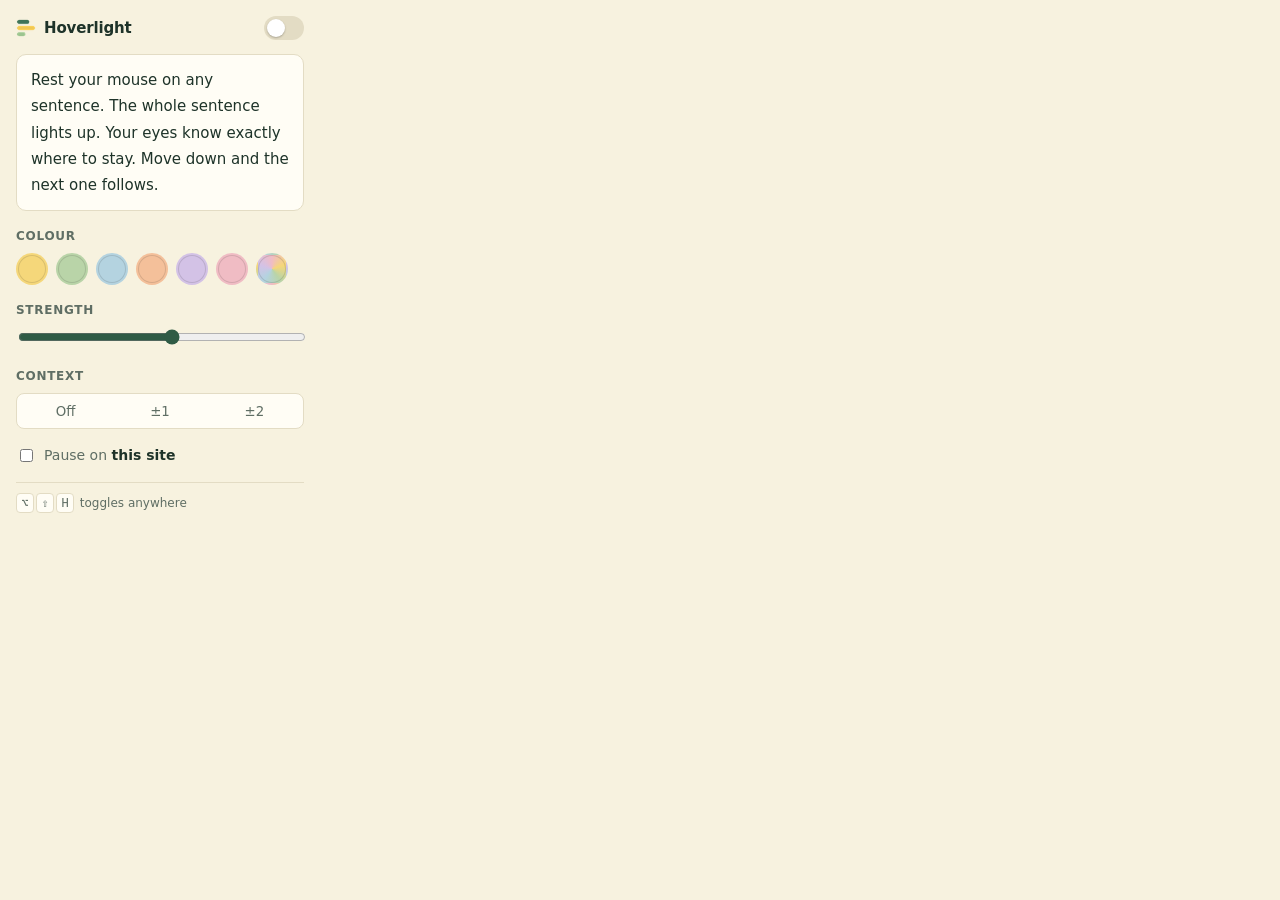
<file: extension/popup.html>
<!doctype html>
<html lang="en">
<head>
<meta charset="utf-8">
<title>Hoverlight</title>
<link rel="stylesheet" href="popup.css">
</head>
<body>
  <header>
    <div class="brand">
      <img src="icons/icon32.png" width="20" height="20" alt="">
      <span>Hoverlight</span>
    </div>
    <label class="switch" title="Turn on or off (Alt+Shift+H)">
      <input type="checkbox" id="enabled">
      <span class="track"><span class="thumb"></span></span>
      <span class="sr">Highlighting on</span>
    </label>
  </header>

  <section class="preview" id="preview" lang="en">
    <p>Rest your mouse on any sentence. The whole sentence lights up. Your eyes know exactly where to stay. Move down and the next one follows.</p>
  </section>

  <section>
    <h2>Colour</h2>
    <div class="swatches" id="swatches" role="radiogroup" aria-label="Highlight colour"></div>
  </section>

  <section>
    <h2><label for="opacity">Strength</label> <output id="opacityOut"></output></h2>
    <input type="range" id="opacity" min="0.15" max="0.8" step="0.05">
  </section>

  <section>
    <h2 id="contextLabel">Context</h2>
    <div class="segmented" id="context" role="radiogroup" aria-labelledby="contextLabel"></div>
    <p class="hint" id="contextHint"></p>
  </section>

  <section class="site">
    <label class="check">
      <input type="checkbox" id="siteOff">
      <span>Pause on <strong id="host">this site</strong></span>
    </label>
  </section>

  <footer>
    <span><kbd>⌥</kbd><kbd>⇧</kbd><kbd>H</kbd> toggles anywhere</span>
  </footer>

  <script src="defaults.js"></script>
  <script src="hoverlight.js"></script>
  <script src="popup.js"></script>
</body>
</html>
</file>
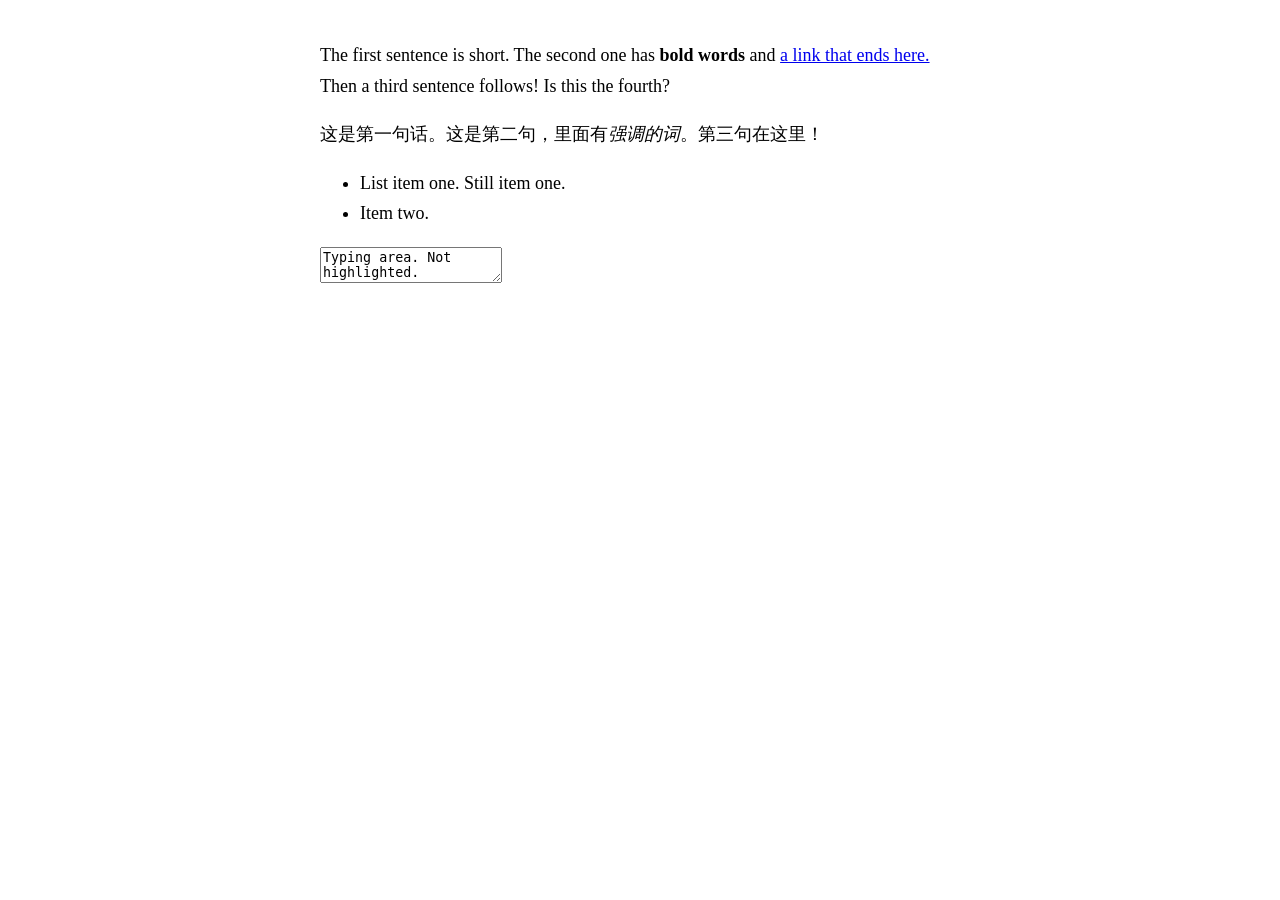
<file: tests/fixture.html>
<!doctype html><html lang="en"><head><meta charset="utf-8"><style>body{font:18px/1.7 Georgia;max-width:640px;margin:40px auto}</style></head><body>
<p id="p1">The first sentence is short. The second one has <b>bold words</b> and <a href="#">a link that ends here.</a> Then a third sentence follows! Is this the fourth?</p>
<p id="p2" lang="zh">这是第一句话。这是第二句，里面有<em>强调的词</em>。第三句在这里！</p>
<ul><li id="li1">List item one. Still item one.</li><li>Item two.</li></ul>
<textarea id="ta">Typing area. Not highlighted.</textarea>
</body></html>
</file>
<file: extension/popup.css>
:root {
  --bg: #f7f2df;
  --panel: #fffdf5;
  --ink: #1e3329;
  --muted: #5f6e64;
  --line: #e3dcc4;
  --accent: #2f5b45;
  --on: #2f5b45;
  color-scheme: light;
}
@media (prefers-color-scheme: dark) {
  :root {
    --bg: #121c17;
    --panel: #18241e;
    --ink: #ece6d4;
    --muted: #a3ada4;
    --line: #2b3a31;
    --accent: #a9cfb4;
    --on: #5e9a78;
    color-scheme: dark;
  }
}
* { box-sizing: border-box; }
body {
  width: 320px;
  margin: 0;
  padding: 16px;
  background: var(--bg);
  color: var(--ink);
  font: 14px/1.5 -apple-system, BlinkMacSystemFont, "Segoe UI", system-ui, sans-serif;
}
header { display: flex; align-items: center; justify-content: space-between; margin-bottom: 14px; }
.brand { display: flex; align-items: center; gap: 8px; font-weight: 650; font-size: 15px; letter-spacing: -0.01em; }
h2 {
  display: flex; justify-content: space-between; align-items: baseline;
  margin: 0 0 8px; font-size: 12px; font-weight: 600; color: var(--muted);
  text-transform: uppercase; letter-spacing: 0.06em;
}
h2 output { text-transform: none; letter-spacing: 0; font-variant-numeric: tabular-nums; }
section { margin-bottom: 16px; }

.preview {
  background: var(--panel);
  border: 1px solid var(--line);
  border-radius: 10px;
  padding: 12px 14px;
}
.preview p { margin: 0; font-size: 15px; line-height: 1.75; }

.swatches { display: flex; gap: 8px; flex-wrap: wrap; }
.swatch {
  width: 32px; height: 32px; border-radius: 50%;
  border: 2px solid transparent; padding: 0; cursor: pointer;
  box-shadow: inset 0 0 0 1px rgba(0,0,0,.12);
  position: relative;
}
.swatch[aria-checked="true"] { border-color: var(--accent); }
.swatch:focus-visible { outline: 2px solid var(--accent); outline-offset: 2px; }
.swatch.custom {
  background: conic-gradient(#f0bcc4, #f5d77a, #b9d4a8, #b4d3e0, #d3c2e6, #f0bcc4);
  overflow: hidden;
}
.swatch.custom input { position: absolute; inset: 0; opacity: 0; cursor: pointer; width: 100%; height: 100%; }

input[type=range] { width: 100%; accent-color: var(--accent); }

.segmented { display: grid; grid-template-columns: repeat(3, 1fr); border: 1px solid var(--line); border-radius: 8px; padding: 3px; gap: 3px; background: var(--panel); }
.segmented button {
  font: 500 13px/1 inherit; font-family: inherit; color: var(--muted); background: none; border: 0;
  height: 28px; border-radius: 5px; cursor: pointer; font-variant-numeric: tabular-nums;
}
.segmented button[aria-checked="true"] { background: var(--accent); color: var(--panel); }
.segmented button:focus-visible { outline: 2px solid var(--accent); outline-offset: 1px; }
.hint { margin: 6px 0 0; font-size: 12px; color: var(--muted); }

.check { display: flex; gap: 8px; align-items: center; cursor: pointer; color: var(--muted); }
.check strong { color: var(--ink); font-weight: 600; }

.switch { position: relative; display: inline-flex; cursor: pointer; }
.switch input { position: absolute; opacity: 0; }
.track { width: 40px; height: 24px; border-radius: 12px; background: var(--line); transition: background .15s; position: relative; }
.thumb { position: absolute; top: 3px; left: 3px; width: 18px; height: 18px; border-radius: 50%; background: #fff; box-shadow: 0 1px 2px rgba(0,0,0,.25); transition: transform .15s; }
.switch input:checked + .track { background: var(--on); }
.switch input:checked + .track .thumb { transform: translateX(16px); }
.switch input:focus-visible + .track { outline: 2px solid var(--accent); outline-offset: 2px; }
.sr { position: absolute; width: 1px; height: 1px; overflow: hidden; clip: rect(0 0 0 0); }

footer { color: var(--muted); font-size: 12px; border-top: 1px solid var(--line); padding-top: 10px; }
kbd {
  display: inline-block; min-width: 18px; padding: 0 4px; margin-right: 2px;
  border: 1px solid var(--line); border-radius: 4px; background: var(--panel);
  font: 11px/16px inherit; text-align: center;
}

body.off .preview, body.off section:not(.site) { opacity: .5; }

@media (prefers-reduced-motion: reduce) { * { transition: none !important; } }
</file>
